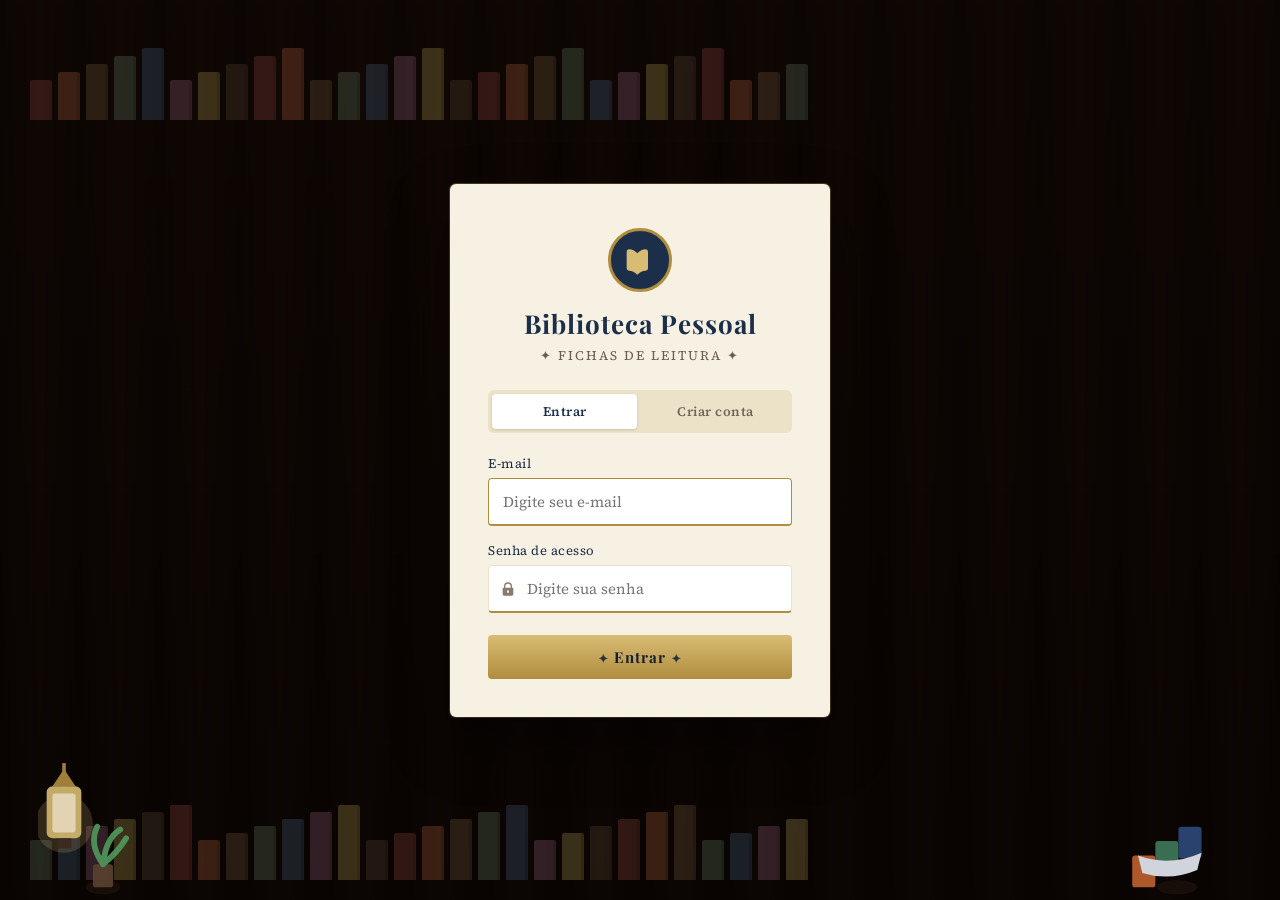
<file: index.html>
<!DOCTYPE html>
<html lang="pt-BR">
<head>
  <meta charset="UTF-8">
  <title>Biblioteca Pessoal — Login</title>
  <meta name="viewport" content="width=device-width, initial-scale=1">
  <link rel="preconnect" href="https://fonts.googleapis.com">
  <link href="https://fonts.googleapis.com/css2?family=Playfair+Display:wght@600;700&family=Source+Serif+4:wght@400;600&display=swap" rel="stylesheet">
  <link rel="stylesheet" href="css/style.css?v=4">
  <link rel="manifest" href="manifest.webmanifest">
  <link rel="icon" href="icons/favicon-32.png" sizes="32x32">
  <link rel="apple-touch-icon" href="icons/apple-touch-icon.png">
  <meta name="theme-color" content="#1c2f4a">
  <meta name="apple-mobile-web-app-capable" content="yes">
  <meta name="apple-mobile-web-app-title" content="Biblioteca">
</head>
<body>
  <div class="login-page">
    <div class="shelf-row top" id="shelf-top"></div>
    <div class="shelf-row bottom" id="shelf-bottom"></div>

    <svg class="corner-deco corner-deco-left" viewBox="0 0 90 130" xmlns="http://www.w3.org/2000/svg">
      <ellipse cx="45" cy="122" rx="12" ry="5" fill="#241710" opacity="0.6"/>
      <rect x="38" y="106" width="14" height="16" rx="2" fill="#5a4231"/>
      <path d="M45 106 q-10 -14 -4 -26 M45 106 q2 -18 12 -24 M45 106 q10 -8 16 -18" stroke="#4f9a5c" stroke-width="4" fill="none" stroke-linecap="round"/>
      <circle cx="18" cy="78" r="20" fill="#f5d98c" opacity="0.18"/>
      <path d="M10 52 l8 -12 l8 12 Z" fill="#b08d3f"/>
      <line x1="18" y1="36" x2="18" y2="52" stroke="#b08d3f" stroke-width="2.5"/>
      <rect x="6" y="52" width="24" height="36" rx="4" fill="#d9bc73"/>
      <rect x="10" y="57" width="16" height="27" rx="2" fill="#fff3d6" opacity="0.85"/>
      <rect x="13" y="88" width="10" height="7" fill="#3e2c20"/>
    </svg>
    <svg class="corner-deco corner-deco-right" viewBox="0 0 90 130" xmlns="http://www.w3.org/2000/svg">
      <ellipse cx="45" cy="122" rx="14" ry="5" fill="#241710" opacity="0.6"/>
      <rect x="14" y="100" width="16" height="22" rx="2" fill="#c0622e"/>
      <rect x="30" y="90" width="16" height="22" rx="2" fill="#3f7a5c"/>
      <rect x="46" y="80" width="16" height="22" rx="2" fill="#2d4a7a"/>
      <path d="M18 100 q22 8 44 -2 l-3 12 q-19 8 -38 2 Z" fill="#e7ebf5"/>
    </svg>

    <div class="login-card">
      <div class="crest">
        <svg viewBox="0 0 24 24"><path d="M4 4c2 0 4 1 6 3 2-2 4-3 6-3 1 0 2 .5 2 2v12c0 1.5-1 2-2 2-2 0-4 1-6 3-2-2-4-3-6-3-1 0-2-.5-2-2V6c0-1.5 1-2 2-2zm6 5v9"/></svg>
      </div>
      <h1>Biblioteca Pessoal</h1>
      <div class="subtitle">✦ Fichas de leitura ✦</div>

      <div class="auth-tabs">
        <button type="button" class="auth-tab active" id="tab-login">Entrar</button>
        <button type="button" class="auth-tab" id="tab-register">Criar conta</button>
      </div>

      <form class="login-form" id="login-form">
        <label for="login-email">E-mail</label>
        <input type="email" id="login-email" name="email" required autofocus autocomplete="email" placeholder="Digite seu e-mail">
        <label for="password">Senha de acesso</label>
        <div class="input-with-icon">
          <svg viewBox="0 0 24 24" class="input-icon"><path d="M6 10V8a6 6 0 1112 0v2h1a1 1 0 011 1v9a2 2 0 01-2 2H6a2 2 0 01-2-2v-9a1 1 0 011-1h1zm2 0h8V8a4 4 0 10-8 0v2zm4 4a1.5 1.5 0 00-1 2.6V18h2v-1.4a1.5 1.5 0 00-1-2.6z"/></svg>
          <input type="password" id="password" name="password" required autocomplete="current-password" placeholder="Digite sua senha">
        </div>
        <button type="submit" class="btn-gold" id="login-btn"><span class="sparkle">✦</span> Entrar <span class="sparkle">✦</span></button>
      </form>

      <form class="login-form hidden" id="register-form">
        <label for="register-email">E-mail</label>
        <input type="email" id="register-email" name="email" required autocomplete="email" placeholder="Digite seu e-mail">
        <label for="register-password">Senha</label>
        <div class="input-with-icon">
          <svg viewBox="0 0 24 24" class="input-icon"><path d="M6 10V8a6 6 0 1112 0v2h1a1 1 0 011 1v9a2 2 0 01-2 2H6a2 2 0 01-2-2v-9a1 1 0 011-1h1zm2 0h8V8a4 4 0 10-8 0v2zm4 4a1.5 1.5 0 00-1 2.6V18h2v-1.4a1.5 1.5 0 00-1-2.6z"/></svg>
          <input type="password" id="register-password" name="password" required autocomplete="new-password" placeholder="Crie uma senha">
        </div>
        <label for="register-password-confirm">Confirmar senha</label>
        <div class="input-with-icon">
          <svg viewBox="0 0 24 24" class="input-icon"><path d="M6 10V8a6 6 0 1112 0v2h1a1 1 0 011 1v9a2 2 0 01-2 2H6a2 2 0 01-2-2v-9a1 1 0 011-1h1zm2 0h8V8a4 4 0 10-8 0v2zm4 4a1.5 1.5 0 00-1 2.6V18h2v-1.4a1.5 1.5 0 00-1-2.6z"/></svg>
          <input type="password" id="register-password-confirm" name="password-confirm" required autocomplete="new-password" placeholder="Repita a senha">
        </div>
        <button type="submit" class="btn-gold" id="register-btn"><span class="sparkle">✦</span> Criar conta <span class="sparkle">✦</span></button>
      </form>

      <div class="error-msg hidden" id="error-msg"></div>
      <div class="success-msg hidden" id="success-msg"></div>
    </div>
  </div>

  <script type="module" src="js/login.js?v=5"></script>
</body>
</html>
</file>
<file: css/style.css>
:root {
  --navy: #1c2f4a;
  --navy-dark: #131f33;
  --gold: #b08d3f;
  --gold-light: #d9bc73;
  --cream: #f7f1e3;
  --cream-dark: #ece2c8;
  --wood: #3e2c20;
  --wood-light: #5a4231;
  --wood-dark: #241710;
  --ink: #2b2620;
  --surface: #ffffff;
  --on-navy: #f7f1e3;
  --accent-text: var(--navy);
}

[data-theme="dark"] {
  --cream: #1a1d24;
  --cream-dark: #2a2e38;
  --ink: #e8e3d8;
  --surface: #22252e;
  --wood-light: #c9a876;
  --accent-text: #7fb0e8;
}

* { box-sizing: border-box; }

body {
  margin: 0;
  font-family: 'Source Serif 4', Georgia, 'Times New Roman', serif;
  color: var(--ink);
  background: var(--cream);
  transition: background-color 0.2s ease, color 0.2s ease;
}

a { color: var(--accent-text); text-decoration: none; }

h1, h2, h3 { font-family: 'Playfair Display', Georgia, serif; margin: 0; }

/* ---------- LOGIN ---------- */
.login-page {
  min-height: 100vh;
  display: flex;
  align-items: center;
  justify-content: center;
  background:
    radial-gradient(circle at 20% 20%, rgba(255,255,255,0.04), transparent 40%),
    repeating-linear-gradient(90deg, var(--wood) 0px, var(--wood-light) 40px, var(--wood) 80px),
    var(--wood-dark);
  background-blend-mode: overlay;
  position: relative;
  overflow: hidden;
}

.login-page::before {
  content: '';
  position: absolute;
  inset: 0;
  background: linear-gradient(180deg, rgba(0,0,0,0.35), rgba(0,0,0,0.55));
}

.shelf-row {
  position: absolute;
  left: 0; right: 0;
  height: 90px;
  display: flex;
  align-items: flex-end;
  gap: 6px;
  padding: 0 30px;
  opacity: 0.5;
}
.shelf-row.top { top: 30px; }
.shelf-row.bottom { bottom: 20px; }
.book-spine {
  width: 22px;
  border-radius: 2px 2px 0 0;
  box-shadow: inset -3px 0 0 rgba(0,0,0,0.15);
}

.corner-deco {
  position: absolute;
  bottom: 0;
  width: 130px;
  height: 190px;
  z-index: 1;
  opacity: 0.9;
}
.corner-deco-left { left: 3%; }
.corner-deco-right { right: 3%; }
@media (max-width: 900px) {
  .corner-deco { display: none; }
}

.login-card {
  position: relative;
  z-index: 2;
  width: 380px;
  background: var(--cream);
  border-radius: 6px;
  box-shadow: 0 25px 60px rgba(0,0,0,0.45), 0 0 0 1px rgba(176,141,63,0.4);
  padding: 44px 38px 38px;
  text-align: center;
}

.login-card .crest {
  width: 64px;
  height: 64px;
  margin: 0 auto 14px;
  border-radius: 50%;
  background: var(--navy);
  display: flex;
  align-items: center;
  justify-content: center;
  border: 3px solid var(--gold);
}
.login-card .crest svg { width: 32px; height: 32px; fill: var(--gold-light); }

.login-card h1 {
  font-size: 26px;
  color: var(--accent-text);
  letter-spacing: 1px;
}
.login-card .subtitle {
  margin-top: 6px;
  font-size: 13px;
  color: var(--wood);
  letter-spacing: 2px;
  text-transform: uppercase;
  opacity: 0.75;
}

.auth-tabs {
  margin-top: 26px;
  display: flex;
  gap: 6px;
  background: var(--cream-dark);
  border-radius: 6px;
  padding: 4px;
}
.auth-tab {
  flex: 1;
  padding: 9px 0;
  border: none;
  border-radius: 4px;
  background: transparent;
  color: var(--ink);
  font-family: inherit;
  font-size: 13px;
  font-weight: 600;
  letter-spacing: 0.5px;
  cursor: pointer;
  opacity: 0.65;
}
.auth-tab.active {
  background: var(--surface);
  color: var(--accent-text);
  opacity: 1;
  box-shadow: 0 1px 3px rgba(0,0,0,0.15);
}

.login-form { margin-top: 22px; text-align: left; }
.login-form label {
  display: block;
  font-size: 13px;
  color: var(--accent-text);
  margin-bottom: 6px;
  letter-spacing: 0.5px;
}
.login-form label:not(:first-child) { margin-top: 16px; }
.login-form input[type="password"],
.login-form input[type="email"] {
  width: 100%;
  padding: 12px 14px;
  border: 1px solid var(--cream-dark);
  border-bottom: 2px solid var(--gold);
  border-radius: 4px;
  background: var(--surface);
  color: var(--ink);
  font-size: 15px;
  font-family: inherit;
}
.login-form input:focus { outline: none; border-color: var(--gold); }

.input-with-icon { position: relative; }
.input-with-icon .input-icon {
  position: absolute; left: 12px; top: 50%; transform: translateY(-50%);
  width: 16px; height: 16px; fill: var(--wood-light); opacity: 0.7; pointer-events: none;
}
.input-with-icon input { padding-left: 38px !important; }

.btn-gold .sparkle { font-size: 12px; opacity: 0.85; }

.btn-gold {
  margin-top: 22px;
  width: 100%;
  padding: 12px 0;
  background: linear-gradient(180deg, var(--gold-light), var(--gold));
  color: var(--navy-dark);
  font-weight: 700;
  font-family: 'Playfair Display', serif;
  letter-spacing: 1px;
  border: none;
  border-radius: 4px;
  cursor: pointer;
  font-size: 15px;
  transition: transform 0.15s ease, box-shadow 0.15s ease;
}
.btn-gold:hover { transform: translateY(-1px); box-shadow: 0 6px 16px rgba(176,141,63,0.4); }

.error-msg {
  margin-top: 16px;
  padding: 10px 12px;
  background: #f8d7da;
  color: #842029;
  border-radius: 4px;
  font-size: 13px;
}

.success-msg {
  margin-top: 16px;
  padding: 10px 12px;
  background: #d4edda;
  color: #155724;
  border-radius: 4px;
  font-size: 13px;
}

/* ---------- APP SHELL ---------- */
.app-header {
  background: var(--navy);
  color: var(--on-navy);
  padding: 18px 32px;
  display: flex;
  align-items: center;
  justify-content: space-between;
}
.app-header h1 { font-size: 22px; color: var(--gold-light); letter-spacing: 1px; }
.header-home-link { color: var(--gold-light); }
.header-home-link:hover { text-decoration: underline; }
.app-header form { margin: 0; }
.btn-link {
  background: transparent;
  border: 1px solid var(--gold);
  color: var(--gold-light);
  padding: 8px 16px;
  border-radius: 4px;
  cursor: pointer;
  font-family: inherit;
}
.btn-link:hover { background: rgba(176,141,63,0.15); }
.header-actions { display: flex; align-items: center; gap: 10px; }

.container { max-width: 1100px; margin: 0 auto; padding: 32px; }

.toolbar { display: flex; justify-content: space-between; align-items: center; margin-bottom: 26px; }
.toolbar h2 { color: var(--accent-text); font-size: 24px; }
.toolbar-actions { display: flex; align-items: center; gap: 10px; }

.stats-grid {
  display: grid;
  grid-template-columns: repeat(auto-fit, minmax(160px, 1fr));
  gap: 14px;
  margin-bottom: 28px;
}
.stat-card {
  background: var(--surface);
  border: 1px solid var(--cream-dark);
  border-radius: 8px;
  padding: 14px 16px;
  text-align: center;
}
.stat-value { display: block; font-size: 22px; font-weight: 700; color: var(--accent-text); font-family: 'Playfair Display', serif; }
.stat-label { display: block; font-size: 12px; color: var(--wood-light); margin-top: 4px; text-transform: uppercase; letter-spacing: 0.5px; }

.filters-row { display: flex; gap: 10px; margin-top: 10px; }
.filters-row select {
  padding: 9px 12px;
  border: 1px solid var(--cream-dark);
  border-radius: 4px;
  background: var(--surface);
  color: var(--ink);
  font-family: inherit;
  font-size: 13px;
}

.search-bar { margin-bottom: 22px; }
.search-bar input {
  width: 100%;
  padding: 11px 16px;
  border: 1px solid var(--cream-dark);
  border-bottom: 2px solid var(--gold);
  border-radius: 4px;
  background: var(--surface);
  color: var(--ink);
  font-family: inherit;
  font-size: 14px;
}
.search-bar input:focus { outline: none; border-color: var(--gold); }
.search-bar input::-webkit-search-cancel-button { cursor: pointer; }

.btn-primary {
  background: var(--navy);
  color: var(--on-navy);
  border: none;
  padding: 10px 20px;
  border-radius: 4px;
  cursor: pointer;
  font-family: 'Playfair Display', serif;
  font-size: 14px;
  letter-spacing: 0.5px;
}
.btn-primary:hover { background: var(--navy-dark); }

.btn-secondary {
  background: transparent;
  border: 1px solid var(--accent-text);
  color: var(--accent-text);
  padding: 9px 18px;
  border-radius: 4px;
  cursor: pointer;
  font-family: inherit;
}

.btn-danger {
  background: transparent;
  border: 1px solid #a33;
  color: #a33;
  padding: 9px 18px;
  border-radius: 4px;
  cursor: pointer;
  font-family: inherit;
}

.empty-state {
  text-align: center;
  padding: 80px 20px;
  color: var(--wood-light);
}

/* grid de fichas estilo "pasta de fichário" */
.fichas-grid {
  display: grid;
  grid-template-columns: repeat(auto-fill, minmax(220px, 1fr));
  gap: 22px;
}
.ficha-card {
  background: var(--surface);
  border-radius: 6px;
  overflow: hidden;
  box-shadow: 0 4px 14px rgba(0,0,0,0.08);
  border: 1px solid var(--cream-dark);
  display: flex;
  flex-direction: column;
  transition: transform 0.15s ease, box-shadow 0.15s ease;
}
.ficha-card:hover { transform: translateY(-4px); box-shadow: 0 10px 24px rgba(0,0,0,0.15); }
.ficha-cover {
  height: 200px;
  background: var(--cream-dark);
  display: flex;
  align-items: center;
  justify-content: center;
  overflow: hidden;
}
.ficha-cover img { width: 100%; height: 100%; object-fit: cover; }
.ficha-cover .placeholder { color: var(--wood-light); font-size: 13px; }
.ficha-info { padding: 14px 16px; flex: 1; display: flex; flex-direction: column; gap: 4px; }
.ficha-info .tab-label {
  font-size: 11px;
  color: var(--gold);
  text-transform: uppercase;
  letter-spacing: 1px;
}
.ficha-info h3 { font-size: 17px; color: var(--accent-text); }
.ficha-info .meta { font-size: 13px; color: #777; }
.ficha-stars { color: var(--gold); font-size: 13px; }
.ficha-actions { padding: 10px 16px; border-top: 1px solid var(--cream-dark); display: flex; align-items: center; gap: 8px; }
.ficha-actions a, .ficha-actions button { font-size: 12px; }
.btn-icon-delete {
  margin-left: auto;
  background: transparent;
  border: 1px solid #d8b7b7;
  color: #a33;
  width: 30px;
  height: 30px;
  border-radius: 4px;
  cursor: pointer;
  display: flex;
  align-items: center;
  justify-content: center;
  flex-shrink: 0;
}
.btn-icon-delete:hover { background: #fbe9e9; }
.btn-icon-delete:disabled { opacity: 0.5; cursor: not-allowed; }

/* ---------- FORM ---------- */
.ficha-form { background: var(--surface); border-radius: 8px; padding: 30px; box-shadow: 0 4px 14px rgba(0,0,0,0.06); }
.form-grid { display: grid; grid-template-columns: 1fr 1fr; gap: 20px; }
.form-group { margin-bottom: 18px; }
.form-group.full { grid-column: 1 / -1; }
.form-group label { display: block; font-size: 13px; color: var(--accent-text); margin-bottom: 6px; font-weight: 600; }
.form-group input[type="text"],
.form-group input[type="number"],
.form-group input[type="date"],
.form-group select,
.form-group textarea {
  width: 100%;
  padding: 9px 12px;
  border: 1px solid var(--cream-dark);
  border-radius: 4px;
  font-family: inherit;
  font-size: 14px;
  background: var(--surface);
  color: var(--ink);
}
.form-group textarea { min-height: 80px; resize: vertical; }

.star-input { display: flex; gap: 4px; font-size: 26px; }
.star-input input { display: none; }
.star-input label { cursor: pointer; color: #ccc; }
.star-input input:checked ~ label,
.star-input label:hover,
.star-input label:hover ~ label { color: var(--gold); }
.star-input { flex-direction: row-reverse; }

.checkbox-grid { display: grid; grid-template-columns: 1fr 1fr; gap: 8px; }
.checkbox-grid label { font-size: 13px; display: flex; align-items: center; gap: 6px; font-weight: 400; }

.radio-row { display: flex; gap: 18px; }
.radio-row label { font-size: 13px; display: flex; align-items: center; gap: 6px; font-weight: 400; }

.cover-upload {
  display: flex;
  flex-direction: column;
  align-items: center;
  gap: 10px;
  border: 2px dashed var(--cream-dark);
  border-radius: 6px;
  padding: 18px;
  text-align: center;
}
.cover-upload img { max-height: 160px; border-radius: 4px; }

.form-actions { display: flex; gap: 10px; margin-top: 10px; }

/* ---------- VIEW FICHA ---------- */
.ficha-detail { background: var(--surface); border-radius: 8px; padding: 30px; box-shadow: 0 4px 14px rgba(0,0,0,0.06); }
.ficha-detail-header { display: flex; gap: 28px; }
.ficha-detail-cover { width: 180px; height: 250px; flex-shrink: 0; border: 2px solid var(--accent-text); border-radius: 4px; overflow: hidden; display:flex; align-items:center; justify-content:center; background: var(--cream-dark); }
.ficha-detail-cover img { width: 100%; height: 100%; object-fit: cover; }
.ficha-detail-main h2 { color: var(--accent-text); }
.ficha-detail-main .autor { color: var(--wood-light); font-size: 15px; margin-top: 4px; }
.ficha-detail-main dl { display: grid; grid-template-columns: 120px 1fr; gap: 6px 12px; margin-top: 16px; font-size: 14px; }
.ficha-detail-main dt { color: var(--gold); font-weight: 600; }
.ficha-section { margin-top: 26px; }
.ficha-section h3 { font-size: 15px; color: var(--accent-text); border-bottom: 1px solid var(--cream-dark); padding-bottom: 6px; margin-bottom: 10px; }
.ficha-section p { white-space: pre-wrap; line-height: 1.5; font-size: 14px; }
.tema-tag { display: inline-block; background: var(--cream-dark); color: var(--accent-text); font-size: 12px; padding: 3px 10px; border-radius: 12px; margin: 2px; }
.ficha-detail-actions { margin-top: 26px; display: flex; gap: 10px; }

/* ---------- ESTADOS ---------- */
.loading-state { text-align: center; padding: 60px 20px; color: var(--wood-light); }
.hidden { display: none !important; }
.field-hint { font-size: 12px; color: #888; margin-top: 4px; }

/* ---------- CROP DE CAPA ---------- */
.crop-modal {
  position: fixed;
  inset: 0;
  background: rgba(0,0,0,0.55);
  display: flex;
  align-items: center;
  justify-content: center;
  z-index: 100;
}
.crop-modal-inner {
  background: var(--surface);
  border-radius: 8px;
  padding: 24px;
  max-width: 360px;
  text-align: center;
  box-shadow: 0 20px 50px rgba(0,0,0,0.3);
}
.crop-modal-inner h3 { color: var(--accent-text); margin-bottom: 6px; }
.crop-viewport {
  width: 220px;
  height: 314px;
  margin: 16px auto;
  overflow: hidden;
  position: relative;
  border: 2px solid var(--navy);
  border-radius: 4px;
  background: var(--cream-dark);
  cursor: grab;
  touch-action: none;
}
.crop-viewport.dragging { cursor: grabbing; }
.crop-viewport img {
  position: absolute;
  top: 0;
  left: 0;
  transform-origin: top left;
  user-select: none;
  -webkit-user-drag: none;
  max-width: none;
}
#crop-zoom { width: 220px; }
.crop-modal-actions { display: flex; gap: 10px; justify-content: center; margin-top: 16px; }

/* ---------- OFFLINE BANNER ---------- */
.offline-banner {
  text-align: center;
  font-size: 13px;
  padding: 8px 16px;
  font-family: inherit;
}
.offline-banner-warning { background: #fff3cd; color: #7a5c00; }
.offline-banner-success { background: #d8f0dc; color: #1f5c2e; }

/* ============================================================
   APP SHELL — sidebar + tema claro/escuro (dashboard, estatísticas,
   temas, jornada, perfil, form e view de ficha)
   ============================================================ */
.app-shell {
  --shell-bg: #0c1120;
  --panel-bg: #10162a;
  --card-bg: #141b34;
  --dropdown-bg: #1a2138;
  --border-soft: rgba(255,255,255,0.06);
  --border-medium: rgba(255,255,255,0.12);
  --border-strong: rgba(255,255,255,0.18);
  --input-bg: #0f1526;
  --text-primary: #f0f2f8;
  --text-secondary: #9aa4bd;
  --text-muted: #7c87a3;
  --hover-bg: rgba(255,255,255,0.05);
  --hover-bg-strong: rgba(255,255,255,0.08);
  --track-bg: rgba(255,255,255,0.08);
  --shadow-soft: 0 10px 24px rgba(0,0,0,0.4);

  display: flex;
  min-height: 100vh;
  background: var(--shell-bg);
  font-family: 'Source Serif 4', Georgia, serif;
}

[data-theme="light"] .app-shell {
  --shell-bg: #f2f3f8;
  --panel-bg: #ffffff;
  --card-bg: #ffffff;
  --dropdown-bg: #ffffff;
  --border-soft: rgba(20,30,60,0.08);
  --border-medium: rgba(20,30,60,0.14);
  --border-strong: rgba(20,30,60,0.22);
  --input-bg: #f7f8fc;
  --text-primary: #1c2340;
  --text-secondary: #5b6280;
  --text-muted: #848ca6;
  --hover-bg: rgba(20,30,60,0.04);
  --hover-bg-strong: rgba(20,30,60,0.07);
  --track-bg: rgba(20,30,60,0.08);
  --shadow-soft: 0 10px 24px rgba(30,40,80,0.12);
}

.app-shell a { color: inherit; }
.icon-svg { display: inline-flex; width: 1em; height: 1em; flex-shrink: 0; }
.icon-svg svg { width: 100%; height: 100%; }

/* ---- Sidebar ---- */
.sidebar {
  width: 264px;
  flex-shrink: 0;
  background: var(--panel-bg);
  border-right: 1px solid var(--border-soft);
  display: flex;
  flex-direction: column;
  gap: 22px;
  padding: 22px 18px;
  position: sticky;
  top: 0;
  height: 100vh;
  overflow-y: auto;
}
.sidebar-brand { display: flex; align-items: center; gap: 10px; }
.sidebar-brand .brand-icon { width: 22px; height: 22px; color: #e0b84a; }
.sidebar-brand .brand-text {
  font-family: 'Playfair Display', serif;
  font-weight: 700;
  color: #e0b84a;
  font-size: 15px;
  line-height: 1.25;
}
.sidebar-collapse-btn {
  margin-left: auto;
  width: 26px; height: 26px;
  border-radius: 50%;
  border: 1px solid var(--border-medium);
  background: transparent;
  color: var(--text-secondary);
  cursor: pointer;
  display: flex; align-items: center; justify-content: center;
}
.sidebar-collapse-btn .icon-svg { width: 12px; height: 12px; }

.sidebar-nav { display: flex; flex-direction: column; gap: 3px; }
.nav-item {
  display: flex; align-items: center; gap: 10px;
  padding: 10px 12px;
  border-radius: 8px;
  text-decoration: none;
  color: var(--text-secondary);
  font-size: 14px;
  font-weight: 600;
}
.nav-item .nav-icon { width: 18px; height: 18px; flex-shrink: 0; }
.nav-item:hover { background: var(--hover-bg); color: var(--text-primary); }
.nav-item.active { background: linear-gradient(135deg, #e0b84a, #c08a2e); color: #241a06; }

.sidebar-card {
  background: var(--card-bg);
  border: 1px solid var(--border-soft);
  border-radius: 12px;
  padding: 16px;
}
.sidebar-card h4 {
  font-family: inherit;
  font-size: 11px;
  text-transform: uppercase;
  letter-spacing: 0.6px;
  color: var(--text-muted);
  margin: 0 0 12px;
}
.overview-row { display: flex; align-items: center; gap: 10px; padding: 6px 0; }
.overview-row .icon {
  width: 28px; height: 28px; border-radius: 8px; flex-shrink: 0;
  display: flex; align-items: center; justify-content: center;
}
.overview-row .icon .icon-svg { width: 14px; height: 14px; }
.overview-row .val { color: var(--text-primary); font-weight: 700; font-size: 14px; line-height: 1.2; }
.overview-row .lbl { color: var(--text-muted); font-size: 11px; }

.journey-card { background: linear-gradient(160deg,#2a2258,#1a1938); border-color: var(--border-medium); }
[data-theme="light"] .journey-card { background: linear-gradient(160deg,#efe9ff,#f7f3ff); }
.journey-card h4 { color: #8b6df0; }
[data-theme="light"] .journey-card h4 { color: #6d54d8; }
.journey-card p { color: var(--text-secondary); font-size: 13px; margin: 0 0 10px; }
.journey-bar { height: 8px; border-radius: 6px; background: var(--track-bg); overflow: hidden; }
.journey-bar-fill { height: 100%; background: linear-gradient(90deg,#8b6df0,#c9922e); border-radius: 6px; }
.journey-meta { display: flex; justify-content: space-between; font-size: 11px; color: var(--text-secondary); margin-top: 8px; }

.sidebar-footer { margin-top: auto; }
.profile-chip { display: flex; align-items: center; gap: 10px; padding: 8px; border-radius: 10px; text-decoration: none; }
.profile-chip:hover { background: var(--hover-bg); }
.profile-chip .avatar {
  width: 34px; height: 34px; border-radius: 50%; flex-shrink: 0;
  background: #2a3454; display: flex; align-items: center; justify-content: center; color: #cdd6f0;
}
.profile-chip .avatar .icon-svg { width: 16px; height: 16px; }
.profile-chip .info { flex: 1; min-width: 0; overflow: hidden; }
.profile-chip .name { color: var(--text-primary); font-size: 13px; font-weight: 700; white-space: nowrap; overflow: hidden; text-overflow: ellipsis; }
.profile-chip .link { color: var(--text-secondary); font-size: 11px; display: flex; align-items: center; gap: 4px; }
.profile-chip .link .icon-svg { width: 11px; height: 11px; }

/* ---- Conteúdo principal ---- */
.main-content { flex: 1; min-width: 0; padding: 26px 34px 60px; }

.topbar { display: flex; justify-content: space-between; align-items: flex-start; gap: 20px; margin-bottom: 22px; flex-wrap: wrap; }
.topbar .welcome h1 { font-size: 25px; color: var(--text-primary); font-family: 'Playfair Display', serif; display: flex; align-items: center; gap: 10px; }
.topbar .welcome h1 .icon-svg { width: 22px; height: 22px; color: #8b6df0; }
.topbar .welcome p { color: var(--text-secondary); margin-top: 4px; font-size: 14px; }
.topbar-actions { display: flex; align-items: center; gap: 10px; flex-shrink: 0; }

.icon-btn-dark {
  width: 38px; height: 38px; border-radius: 8px;
  border: 1px solid var(--border-medium);
  background: transparent; color: var(--text-primary); cursor: pointer;
  display: flex; align-items: center; justify-content: center;
}
.icon-btn-dark .icon-svg { width: 16px; height: 16px; }
.icon-btn-dark:hover { background: var(--hover-bg-strong); }

.btn-purple {
  background: linear-gradient(180deg,#8b6df0,#6d54d8);
  color: #fff; border: none; padding: 10px 18px; border-radius: 8px;
  font-family: 'Playfair Display', serif; font-weight: 700; font-size: 14px;
  cursor: pointer; text-decoration: none; display: inline-flex; align-items: center; gap: 6px;
}
.btn-purple .icon-svg { width: 13px; height: 13px; }
.btn-purple:hover { filter: brightness(1.08); }

.btn-outline-dark {
  background: transparent; border: 1px solid var(--border-strong); color: var(--text-primary);
  padding: 9px 16px; border-radius: 8px; font-family: inherit; font-size: 13px; cursor: pointer;
  text-decoration: none; display: inline-flex; align-items: center; gap: 6px;
}
.btn-outline-dark .icon-svg { width: 13px; height: 13px; }
.btn-outline-dark:hover { background: var(--hover-bg-strong); }

.btn-danger-dark {
  background: transparent; border: 1px solid rgba(224,90,90,0.5); color: #d15a5a;
  padding: 9px 16px; border-radius: 8px; font-family: inherit; font-size: 13px; cursor: pointer;
}
.btn-danger-dark:hover { background: rgba(224,90,90,0.12); }

.welcome-banner {
  background: linear-gradient(120deg,var(--card-bg),var(--panel-bg));
  border: 1px solid var(--border-soft);
  border-radius: 14px;
  padding: 20px 26px;
  display: flex; align-items: center; justify-content: space-between; gap: 20px;
  margin-bottom: 22px;
  overflow: hidden;
}
.welcome-banner-illustration { width: 170px; height: 90px; flex-shrink: 0; }

.stat-cards-row { display: grid; grid-template-columns: repeat(auto-fit, minmax(200px,1fr)); gap: 16px; margin-bottom: 26px; }
.stat-card-dark {
  background: var(--card-bg); border: 1px solid var(--border-soft);
  border-left: 4px solid var(--accent, #8b6df0);
  border-radius: 10px; padding: 16px 18px;
}
.stat-card-dark .icon {
  width: 34px; height: 34px; border-radius: 9px; margin-bottom: 10px;
  display: flex; align-items: center; justify-content: center; color: var(--accent, #8b6df0);
  background: color-mix(in srgb, var(--accent, #8b6df0) 22%, transparent);
}
.stat-card-dark .icon .icon-svg { width: 16px; height: 16px; }
.stat-card-dark .value { font-size: 22px; font-weight: 700; color: var(--text-primary); font-family: 'Playfair Display', serif; }
.stat-card-dark .label { color: var(--text-secondary); font-size: 12px; margin-top: 2px; }
.stat-card-dark .link { color: var(--accent, #8b6df0); font-size: 12px; font-weight: 700; margin-top: 8px; display: inline-block; text-decoration: none; }
.stat-card-dark .link:hover { text-decoration: underline; }

.section-card {
  background: var(--panel-bg); border: 1px solid var(--border-soft);
  border-radius: 14px; padding: 22px; margin-bottom: 22px;
}
.section-card-header { display: flex; justify-content: space-between; align-items: center; margin-bottom: 18px; flex-wrap: wrap; gap: 12px; }
.section-card-header h2 { font-size: 19px; color: var(--text-primary); font-family: 'Playfair Display', serif; }
.section-card-header p { font-size: 13px; color: var(--text-secondary); margin-top: 2px; }

.dica-card {
  background: linear-gradient(160deg,var(--card-bg),var(--panel-bg));
  border: 1px dashed var(--border-medium);
  border-radius: 12px;
  padding: 20px; text-align: center;
  display: flex; flex-direction: column; align-items: center; justify-content: center; gap: 10px;
  min-height: 100%;
}
.dica-card .dica-illustration { width: 70px; height: 70px; }
.dica-card h4 { color: #e0b84a; font-size: 14px; font-family: 'Playfair Display', serif; display: flex; align-items: center; gap: 6px; }
.dica-card h4 .icon-svg { width: 14px; height: 14px; }
.dica-card p { color: var(--text-secondary); font-size: 12px; line-height: 1.5; margin: 0; }

.tema-badge {
  display: inline-block; font-size: 11px; font-weight: 700; letter-spacing: 0.4px; text-transform: uppercase;
  padding: 4px 10px; border-radius: 6px; background: rgba(139,109,240,0.18); color: #8b6df0;
}

.tema-explore-grid { display: grid; grid-template-columns: repeat(auto-fill, minmax(200px,1fr)); gap: 16px; }
.tema-explore-card {
  background: var(--card-bg); border: 1px solid var(--border-soft); border-radius: 12px;
  padding: 18px; text-decoration: none; display: flex; flex-direction: column; gap: 8px;
  transition: transform 0.15s ease, border-color 0.15s ease;
}
.tema-explore-card:hover { transform: translateY(-2px); border-color: rgba(139,109,240,0.5); }
.tema-explore-card .count { font-size: 24px; font-weight: 700; color: var(--text-primary); font-family: 'Playfair Display', serif; }
.tema-explore-card .label { color: var(--text-primary); font-size: 14px; font-weight: 600; }
.tema-explore-card .sub { color: var(--text-muted); font-size: 12px; }

.stat-bar-row { display: flex; align-items: center; gap: 12px; margin-bottom: 10px; }
.stat-bar-row .bar-label { width: 150px; flex-shrink: 0; font-size: 13px; color: var(--text-secondary); }
.stat-bar-track { flex: 1; height: 10px; border-radius: 6px; background: var(--track-bg); overflow: hidden; }
.stat-bar-fill { height: 100%; border-radius: 6px; background: linear-gradient(90deg,#8b6df0,#c9922e); }
.stat-bar-row .bar-count { width: 34px; text-align: right; flex-shrink: 0; font-size: 13px; color: var(--text-secondary); font-weight: 700; }

/* ---- Overrides de componentes existentes dentro do app-shell ---- */
.app-shell .search-bar input,
.app-shell .filters-row select,
.app-shell .form-group input[type="text"],
.app-shell .form-group input[type="number"],
.app-shell .form-group input[type="date"],
.app-shell .form-group select,
.app-shell .form-group textarea {
  background: var(--input-bg); border: 1px solid var(--border-medium); color: var(--text-primary);
}
.app-shell .search-bar input:focus,
.app-shell .filters-row select:focus { outline: none; border-color: #8b6df0; }

.app-shell .ficha-card { background: var(--card-bg); border-color: var(--border-soft); }
.app-shell .ficha-cover { background: var(--input-bg); }
.app-shell .ficha-info h3 { color: var(--text-primary); }
.app-shell .ficha-info .meta { color: var(--text-secondary); display: flex; align-items: center; gap: 5px; }
.app-shell .ficha-info .meta .icon-svg { width: 11px; height: 11px; }
.app-shell .ficha-info .tab-label {
  display: inline-block;
  background: rgba(139,109,240,0.18);
  color: #8b6df0;
  padding: 3px 10px;
  border-radius: 6px;
  font-size: 10px;
  letter-spacing: 0.5px;
  width: fit-content;
  text-transform: uppercase;
}
.app-shell .ficha-actions { border-top-color: var(--border-soft); }
.app-shell .ficha-actions a.btn-secondary { border-color: var(--border-strong); color: var(--text-primary); }
.app-shell .btn-icon-delete { border-color: rgba(224,90,90,0.4); color: #d15a5a; }
.app-shell .btn-icon-delete:hover { background: rgba(224,90,90,0.12); }

.ficha-cover-wrap { position: relative; }
.ficha-menu { position: absolute; top: 10px; right: 10px; z-index: 4; }
.ficha-menu-btn {
  width: 28px; height: 28px; border-radius: 50%;
  background: rgba(15,21,38,0.75); border: 1px solid rgba(255,255,255,0.25);
  color: #f0f2f8; cursor: pointer;
  display: flex; align-items: center; justify-content: center;
}
.ficha-menu-btn .icon-svg { width: 14px; height: 14px; }
.ficha-menu-btn:hover { background: rgba(15,21,38,0.95); }
.ficha-menu-dropdown {
  position: absolute; top: 34px; right: 0; z-index: 5;
  background: var(--dropdown-bg); border: 1px solid var(--border-medium); border-radius: 8px;
  min-width: 130px; padding: 6px; display: flex; flex-direction: column; gap: 2px;
  box-shadow: var(--shadow-soft);
}
.ficha-menu-dropdown a, .ficha-menu-dropdown button {
  text-align: left; padding: 8px 10px; border-radius: 6px; border: none; background: transparent;
  color: var(--text-primary); font-size: 13px; cursor: pointer; font-family: inherit; text-decoration: none;
  display: flex; align-items: center; gap: 8px;
}
.ficha-menu-dropdown .icon-svg { width: 13px; height: 13px; }
.ficha-menu-dropdown a:hover, .ficha-menu-dropdown button:hover { background: var(--hover-bg-strong); }
.ficha-menu-dropdown button.btn-delete-ficha { color: #d15a5a; }

.ficha-rating-row { display: flex; align-items: center; gap: 8px; }
.rating-badge {
  background: rgba(224,184,74,0.18); color: #c08a2e; font-size: 11px; font-weight: 700;
  padding: 2px 8px; border-radius: 10px;
}
[data-theme="dark"] .rating-badge { color: #e0b84a; }

.app-shell .loading-state,
.app-shell .empty-state { color: var(--text-muted); }

.app-shell .ficha-form,
.app-shell .ficha-detail {
  background: var(--panel-bg); border: 1px solid var(--border-soft); box-shadow: none;
}
.app-shell .form-group label { color: var(--text-secondary); }
.app-shell .field-hint { color: var(--text-muted); }
.app-shell .cover-upload { border-color: var(--border-medium); }
.app-shell .ficha-detail-main h2 { color: var(--text-primary); }
.app-shell .ficha-detail-main .autor { color: var(--text-secondary); }
.app-shell .ficha-detail-main dt { color: #c08a2e; }
[data-theme="dark"] .app-shell .ficha-detail-main dt { color: #e0b84a; }
.app-shell .ficha-detail-cover { background: var(--input-bg); border-color: var(--border-medium); }
.app-shell .ficha-section h3 { color: var(--text-primary); border-bottom-color: var(--border-soft); }
.app-shell .ficha-section p { color: var(--text-secondary); }
.app-shell .tema-tag { background: rgba(139,109,240,0.18); color: #8b6df0; }

.crop-modal-inner { background: var(--panel-bg, #10162a); border: 1px solid var(--border-medium, rgba(255,255,255,0.08)); }
.crop-modal-inner h3 { color: var(--text-primary, #f0f2f8); }
.crop-modal-inner .field-hint { color: var(--text-secondary, #9aa4bd); }
.crop-viewport { border-color: var(--border-medium, rgba(255,255,255,0.15)); background: var(--input-bg, #0f1526); }

@media (max-width: 900px) {
  .sidebar { display: none; }
  .main-content { padding: 20px; }
}
</file>
